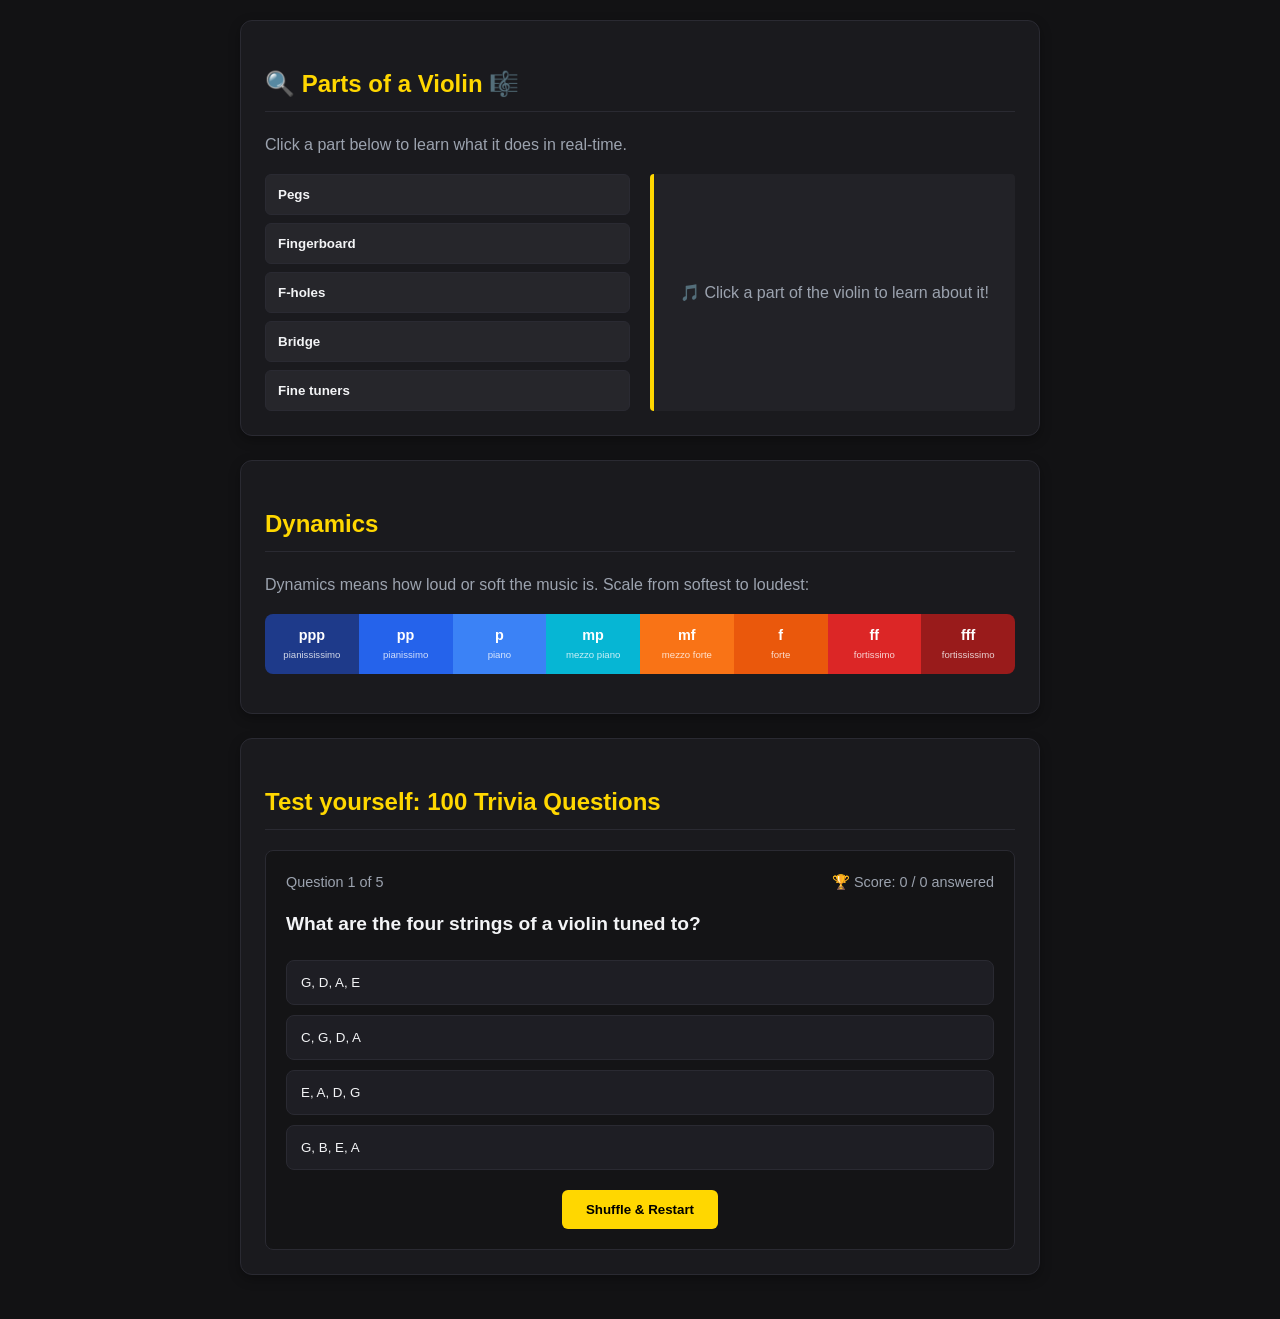
<file: index.html>
<!DOCTYPE html>
<html lang="en">
<head>
  <meta charset="UTF-8">
  <meta name="viewport" content="width=device-width, initial-scale=1.0">
  <title>Ethan's Violin World 🎻</title>
  <style>
    /* Direct match to Ethan's Dark Theme Portal */
    :root {
      --bg-main: #121214;
      --bg-card: #1a1a1e;
      --accent: #ffd700;
      --text-main: #f3f4f6;
      --text-muted: #9ca3af;
      --border: #2a2a32;
    }

    body {
      background-color: var(--bg-main);
      color: var(--text-main);
      font-family: 'Segoe UI', Tahoma, Geneva, Verdana, sans-serif;
      margin: 0;
      padding: 20px;
      line-height: 1.6;
    }

    .container {
      max-width: 800px;
      margin: 0 auto;
    }

    h1, h2, h3 {
      color: var(--accent);
      border-bottom: 1px solid var(--border);
      padding-bottom: 8px;
    }

    .card {
      background: var(--bg-card);
      border: 1px solid var(--border);
      border-radius: 12px;
      padding: 24px;
      margin-bottom: 24px;
      box-shadow: 0 4px 12px rgba(0,0,0,0.3);
    }

    /* 1. ANATOMY INTERACTIVE */
    .anatomy-grid {
      display: grid;
      grid-template-columns: 1fr 1fr;
      gap: 20px;
    }
    @media (max-width: 600px) { .anatomy-grid { grid-template-columns: 1fr; } }

    .part-list {
      display: flex;
      flex-direction: column;
      gap: 8px;
    }

    .part-btn {
      background: #26262b;
      color: var(--text-main);
      border: 1px solid var(--border);
      padding: 12px;
      border-radius: 6px;
      text-align: left;
      cursor: pointer;
      font-weight: 600;
      transition: all 0.2s ease;
    }

    .part-btn:hover, .part-btn.active {
      background: var(--accent);
      color: #000;
      border-color: var(--accent);
    }

    .display-panel {
      background: #222227;
      border-left: 4px solid var(--accent);
      padding: 20px;
      border-radius: 4px;
      display: flex;
      align-items: center;
      justify-content: center;
      text-align: center;
      min-height: 150px;
    }

    /* 2. DYNAMICS & TEMPO VISUALIZER */
    .gradient-bar {
      display: flex;
      border-radius: 8px;
      overflow: hidden;
      margin: 15px 0;
      height: 60px;
    }

    .tile {
      flex: 1;
      display: flex;
      flex-direction: column;
      justify-content: center;
      align-items: center;
      font-weight: bold;
      font-size: 0.9rem;
      color: #fff;
      cursor: pointer;
      transition: transform 0.2s;
    }
    .tile:hover { transform: scale(1.05); z-index: 10; }
    .tile span { font-size: 0.6rem; font-weight: normal; opacity: 0.8; }

    /* Custom color scale from super quiet (blue) to blaring loud (red) */
    .t-ppp { background: #1e3a8a; } .t-pp { background: #2563eb; } .t-p { background: #3b82f6; } .t-mp { background: #06b6d4; }
    .t-mf { background: #f97316; } .t-f { background: #ea580c; } .t-ff { background: #dc2626; } .t-fff { background: #991b1b; }

    /* 3. THE SHUFFLED TRIVIA DECK Engine */
    .trivia-box {
      background: #141416;
      border: 1px solid var(--border);
      border-radius: 8px;
      padding: 20px;
    }

    .trivia-meta {
      display: flex;
      justify-content: space-between;
      color: var(--text-muted);
      font-size: 0.9rem;
      margin-bottom: 15px;
    }

    .q-text {
      font-size: 1.2rem;
      margin-bottom: 20px;
      font-weight: bold;
    }

    .options-stack {
      display: flex;
      flex-direction: column;
      gap: 10px;
    }

    .opt-btn {
      background: #1e1e24;
      color: var(--text-main);
      border: 1px solid var(--border);
      padding: 14px;
      border-radius: 8px;
      text-align: left;
      cursor: pointer;
      transition: background 0.2s;
    }

    .opt-btn:hover { background: #2a2a35; border-color: #4b5563; }

    .control-btn {
      background: var(--accent);
      color: #000;
      border: none;
      padding: 12px 24px;
      border-radius: 6px;
      cursor: pointer;
      font-weight: bold;
      display: block;
      margin: 20px auto 0;
    }
  </style>
</head>
<body>

<div class="container">

  <!-- Parts of a Violin Section -->
  <div class="card">
    <h2>🔍 Parts of a Violin 🎼</h2>
    <p style="color: var(--text-muted)">Click a part below to learn what it does in real-time.</p>
    <div class="anatomy-grid">
      <div class="part-list">
        <button class="part-btn" onclick="viewPart(this, 'Pegs', 'Turn these to tune the strings.')">Pegs</button>
        <button class="part-btn" onclick="viewPart(this, 'Fingerboard', 'The smooth black board you press to change notes.')">Fingerboard</button>
        <button class="part-btn" onclick="viewPart(this, 'F-holes', 'Openings that help sound project.')">F-holes</button>
        <button class="part-btn" onclick="viewPart(this, 'Bridge', 'Holds the strings up and carries their vibration into the body.')">Bridge</button>
        <button class="part-btn" onclick="viewPart(this, 'Fine tuners', 'Small screws for precise tuning.')">Fine tuners</button>
      </div>
      <div class="display-panel" id="partDisplay">
        <p style="color: var(--text-muted)">🎵 Click a part of the violin to learn about it!</p>
      </div>
    </div>
  </div>

  <!-- Dynamics Scale Guide -->
  <div class="card">
    <h2>Dynamics</h2>
    <p style="color: var(--text-muted)">Dynamics means how loud or soft the music is. Scale from softest to loudest:</p>
    <div class="gradient-bar">
      <div class="tile t-ppp" onclick="alert('ppp — pianississimo: As quiet as a whisper!')">ppp<span>pianississimo</span></div>
      <div class="tile t-pp" onclick="alert('pp — pianissimo: Very soft.')">pp<span>pianissimo</span></div>
      <div class="tile t-p" onclick="alert('p — piano: Soft.')">p<span>piano</span></div>
      <div class="tile t-mp" onclick="alert('mp — mezzo piano: Moderately soft.')">mp<span>mezzo piano</span></div>
      <div class="tile t-mf" onclick="alert('mf — mezzo forte: Moderately loud.')">mf<span>mezzo forte</span></div>
      <div class="tile t-f" onclick="alert('f — forte: Loud!')">f<span>forte</span></div>
      <div class="tile t-ff" onclick="alert('ff — fortissimo: Very loud!')">ff<span>fortissimo</span></div>
      <div class="tile t-fff" onclick="alert('fff — fortississimo: Blaring loud!')">fff<span>fortississimo</span></div>
    </div>
  </div>

  <!-- 100 Trivia Engine Context -->
  <div class="card">
    <h2>Test yourself: 100 Trivia Questions</h2>
    <div class="trivia-box">
      <div class="trivia-meta">
        <span id="tProgress">Question 1 of 100</span>
        <span id="tScore">🏆 Score: 0 / 0 answered</span>
      </div>
      <div class="q-text" id="tQuestion">Loading...</div>
      <div class="options-stack" id="tOptions"></div>
      <button class="control-btn" onclick="initQuiz()">Shuffle & Restart</button>
    </div>
  </div>

</div>

<script>
  // Interactive anatomy mapping tracking
  function viewPart(element, title, desc) {
    document.querySelectorAll('.part-btn').forEach(b => b.classList.remove('active'));
    element.classList.add('active');
    document.getElementById('partDisplay').innerHTML = `<div><h3 style="margin-top:0; color:var(--accent)">${title}</h3><p>${desc}</p></div>`;
  }

  // Pure data matrix built from Ethan's custom list rules
  const completeTriviaPool = [
    { q: "What are the four strings of a violin tuned to?", o: ["G, D, A, E", "C, G, D, A", "E, A, D, G", "G, B, E, A"], c: 0 },
    { q: "Who standardized the violin's classic four-string proportions in Cremona?", o: ["Stradivari", "Andrea Amati", "Guarneri", "Vivaldi"], c: 1 },
    { q: "What is a violin bow hair typically made out of?", o: ["Nylon lines", "Horsehair", "Catgut", "Silver wire"], c: 1 },
    { q: "Which math profile fits Ethan's violin case count?", o: ["3 cases, 3 bows, 2 violins", "2 cases, 2 bows, 2 violins", "1 case, 1 bow, 1 violin", "3 cases, 2 bows, 3 violins"], c: 0 },
    { q: "What is the tempo speed range for 'Allegro' (Fast and bright)?", o: ["40–60 BPM", "76–108 BPM", "120–156 BPM", "200+ BPM"], c: 2 }
  ];

  let quizState = [];
  let index = 0;
  let runningScore = 0;

  function initQuiz() {
    quizState = [...completeTriviaPool].sort(() => Math.random() - 0.5);
    index = 0;
    runningScore = 0;
    renderQuestion();
  }

  function renderQuestion() {
    if(index >= quizState.length) {
      document.getElementById('tQuestion').innerText = "🎉 Deck Complete! You rocked it.";
      document.getElementById('tOptions').innerHTML = "";
      document.getElementById('tProgress').innerText = "Finished";
      return;
    }
    const current = quizState[index];
    document.getElementById('tProgress').innerText = `Question ${index + 1} of ${quizState.length}`;
    document.getElementById('tScore').innerText = `🏆 Score: ${runningScore} / ${index} answered`;
    document.getElementById('tQuestion').innerText = current.q;
    
    const stack = document.getElementById('tOptions');
    stack.innerHTML = "";
    current.o.forEach((opt, idx) => {
      const btn = document.createElement('button');
      btn.className = "opt-btn";
      btn.innerText = opt;
      btn.onclick = () => submit(idx, current.c);
      stack.appendChild(btn);
    });
  }

  function submit(selected, correct) {
    if(selected === correct) {
      runningScore++;
      alert("🎯 Spot on!");
    } else {
      alert("❌ Incorrect! Keep trying.");
    }
    index++;
    renderQuestion();
  }

  window.onload = initQuiz;
</script>

</body>
</html>
</file>
